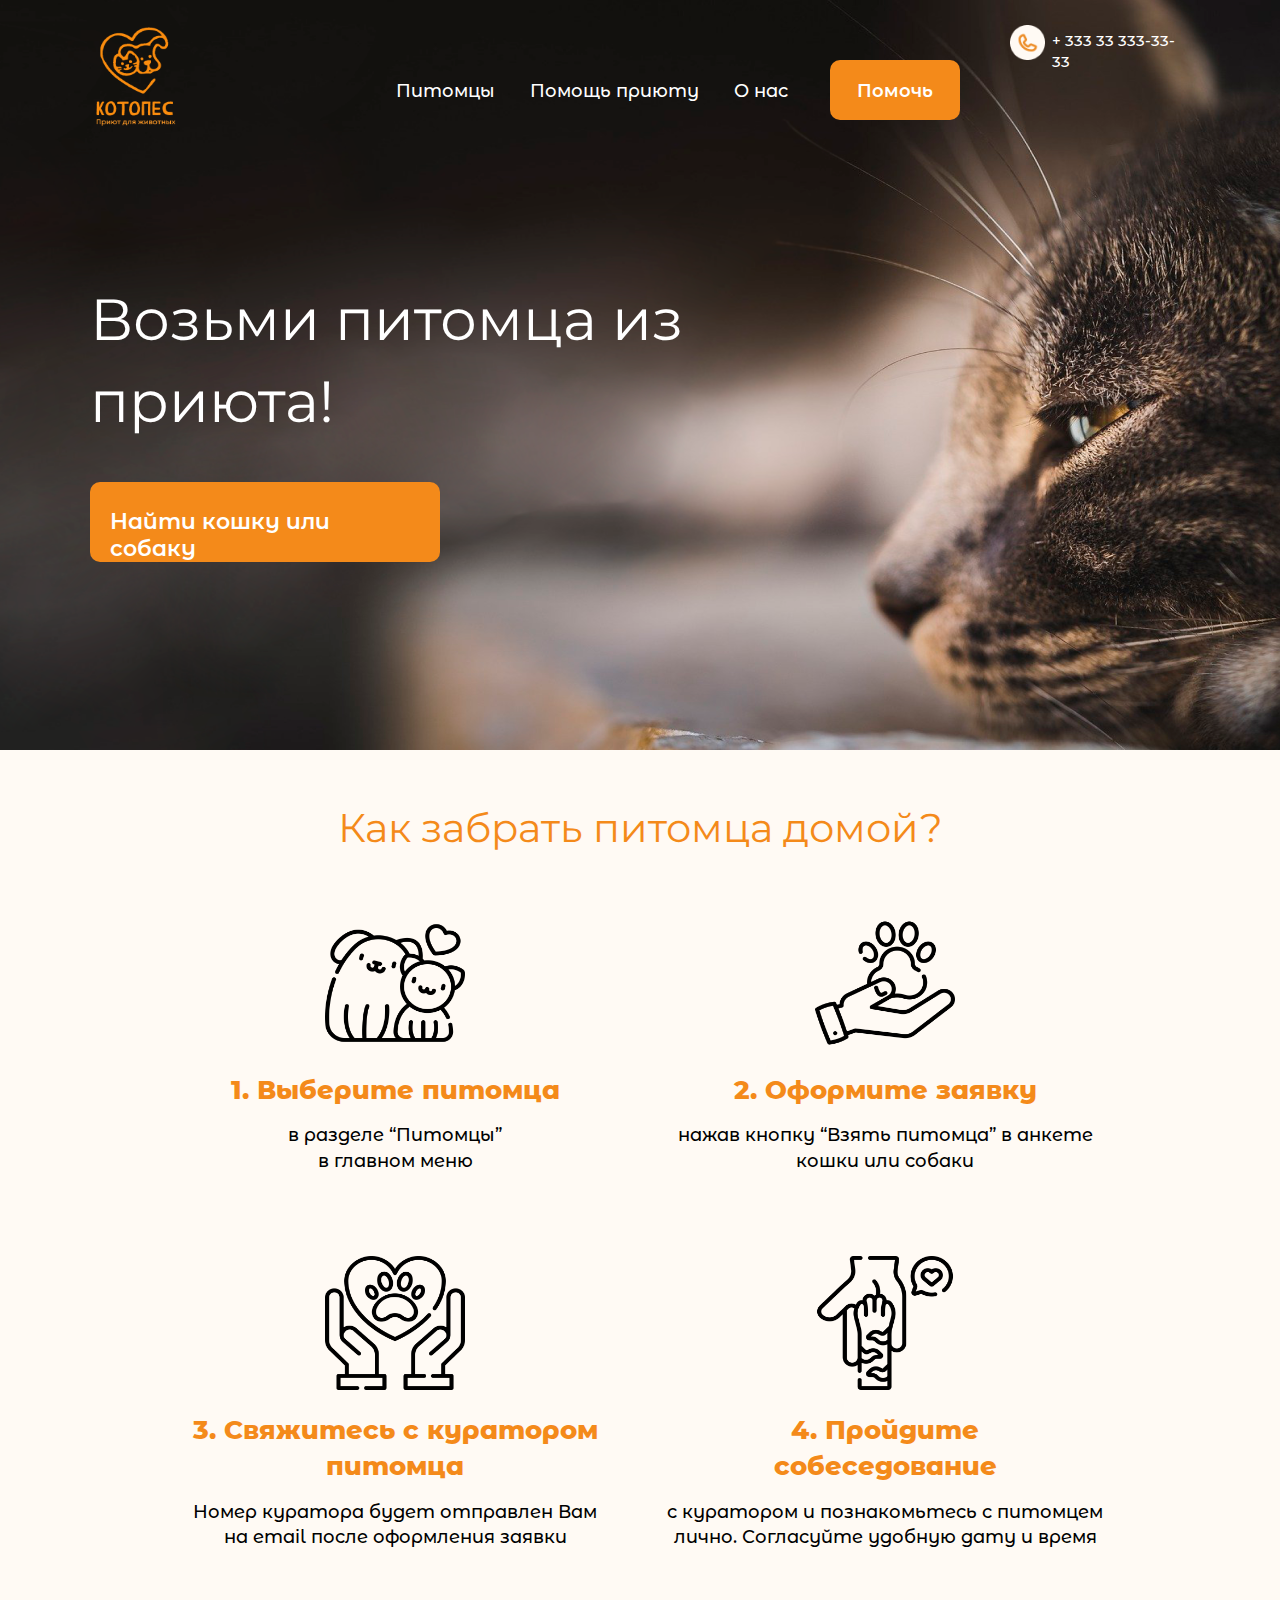
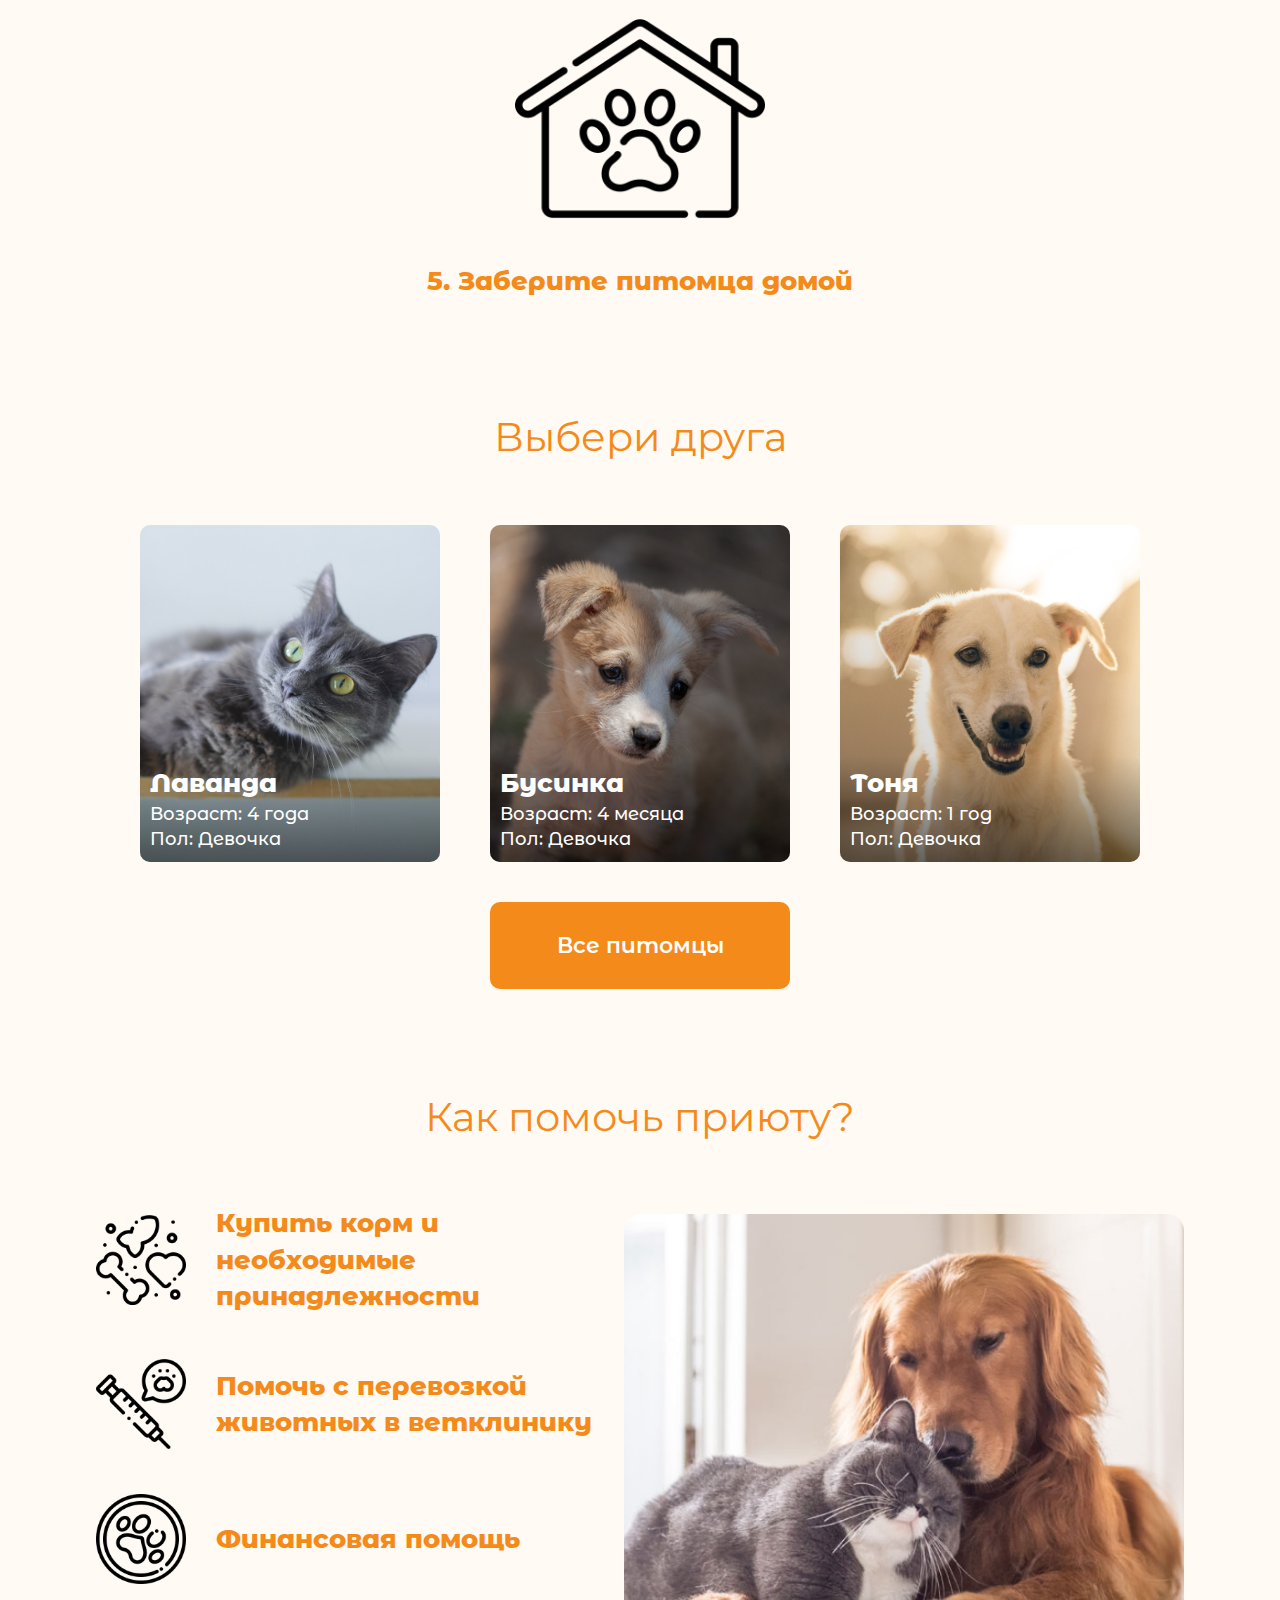
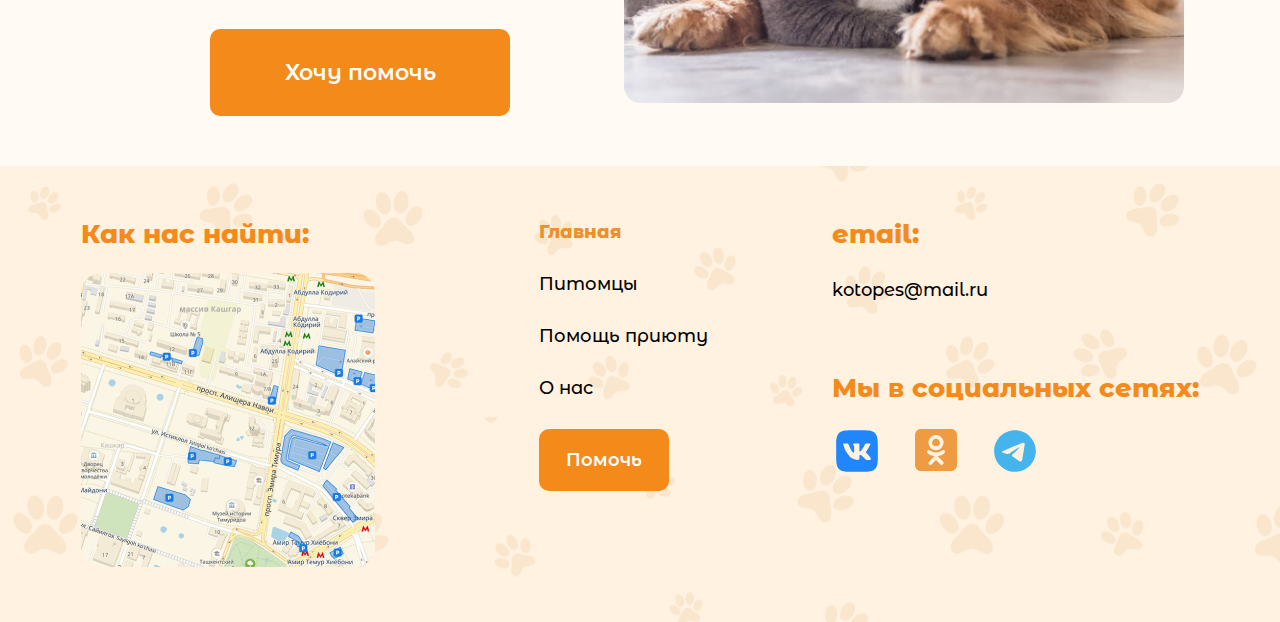
<file: index.html>
<!DOCTYPE html>
<html lang="en">
<head>
    <meta charset="UTF-8">
    <meta http-equiv="X-UA-Compatible" content="IE=edge">
    <meta name="viewport" content="width=device-width, initial-scale=1.0">
    <link rel="icon" type="image/x-icon" href="img/Логотип.png">
    <title>Приют для животных</title>
    <link rel="preconnect" href="https://fonts.googleapis.com">
    <link rel="preconnect" href="https://fonts.gstatic.com" crossorigin>
    <link href="https://fonts.googleapis.com/css2?family=Montserrat+Alternates:wght@400;500;600;700;800&family=Montserrat:wght@900&display=swap" rel="stylesheet">
    <link rel="stylesheet" href="css/main.css">
</head>
<body>
    <header class="header" id="header">
        <div class="top">   
            <div class="top-content">
                <a href="#"><img src="img/logo.png" alt="Логотип приюта 'Котопес'" class="logo"></a>
                <ul class="menu">
                    <li><a href=pets.html class="inactive" id="inactive">Питомцы</a></li>
                    <li><a href="help.html" class="inactive" id="inactive">Помощь приюту</a></li>
                    <li><a href="about.html" class="inactive" id="inactive">О нас</a></li>
                </ul> 
                <a href="help.html" class="help-btn" id="help-btn">Помочь</a>
                <div class = "phone-number" id="phone-number">
                    <img src ="img/phone.png" class="phone">
                    <p>+ 333 33 333-33-33</p>
                </div>
            </div>  
    </header>
   <main>
        <section class="banner-buttons">
            <div class = "banner">
                <div class="banner-left">
                    <h1> Возьми питомца из приюта!</h1>
                    <a href="pets.html" class="take-pet">Найти кошку или собаку</a>
                                    
                </div>
            </div>
        </section>

        <section class="how-to-take">
            <h2>Как забрать питомца домой?</h2>
            <div class = points>
                <div class="point">
                    <img src="img/1.png" class ="pic">
                    <h3 class="h3-take">1. Выберите питомца</h3>
                    <p class="p-center">в разделе “Питомцы” <br> в главном меню</p>
                </div>
                <div class="point">
                    <img src="img/2.png" class ="pic">
                    <h3 class="h3-take">2. Оформите заявку</h3>
                    <p class="p-center">нажав кнопку “Взять питомца” в анкете кошки или собаки</p>
                </div>
                <div class="point">
                    <img src="img/3.png" class ="pic">
                    <h3 class="h3-take">3. Свяжитесь с куратором питомца</h3>
                    <p class="p-center">Номер куратора будет отправлен Вам <br> на email после оформления заявки</p>
                </div>
                <div class="point">
                    <img src="img/4.png" class ="pic">
                    <h3 class="h3-take">4. Пройдите <br> собеседование</h3>
                    <p class="p-center">с куратором и познакомьтесь с питомцем лично. Согласуйте удобную дату и время</p>
                </div>
                
                <div class="point5">
                    <img src="img/5.png" class ="pic5">
                    <h3 class="h3-take">5. Заберите питомца домой</h3>
                </div>
            </div>
        </section>
        <section class="choose">
            <h2>Выбери друга</h2>
            <div class = "pets-cards">
 
            </div>
            <a href="pets.html" class="pets-btn">Все питомцы</a>
        </section>

        <section class="how-to-help">
            <h2 class>Как помочь приюту?</h2>
            <div class="how-to-help1">
                <div class="left-help">
                    <div class="point-help">
                        <img src="img/needs.png" class="pic-help">
                        <h3 class>Купить корм и необходимые принадлежности</h3>
                    </div>
                    <div class="point-help">
                        <img src="img/medicine.png" class="pic-help">
                        <h3 class>Помочь с перевозкой животных в ветклинику</h3>
                    </div>
                    <div class="point-help">
                        <img src="img/coin.png" class="pic-help">
                        <h3 class>Финансовая помощь</h3>
                    </div>
                    <a href="help.html" class="pets-btn">Хочу помочь</a>
                </div>
                <div class="right-help">
                    <img src="img/CatAndDog.png" class = "CatAndDog">
                </div>
            </div>
        </section>
    </main>
    

    <footer>
        <div class="footer-container">
            <div class="footer-left">
                <h3 class="h3-footer">Как нас найти:</h3>
                <img src="img/map.png" class="map">
            </div>
            <div class="footer-center">
            <ul class="footer-menu" id="footer-menu">
                <li><a href=# class = "active">Главная</a></li>
                <li><a href="pets.html" class = "inactive">Питомцы</a></li>
                <li><a href="help.html" class = "inactive">Помощь приюту</a></li>
                <li><a href="about.html" class = "inactive">О нас</a></li>
            </ul>
            <a href="help.html" class="help-btn-footer">Помочь</a>
        </div>
            <div class="footer-right">
                <div class="email">
                    <h3 class="h3-footer">email:</h3>
                    <p>kotopes@mail.ru</p>
                </div>
                
                <h3>Мы в социальных сетях:</h3>
                <div class="icons">
                    <a href=# class = "icon"><svg xmlns="http://www.w3.org/2000/svg" width="50" height="50" viewBox="0 0 24 24"><path fill=#0077FF d="M15.073 2H8.938C3.332 2 2 3.333 2 8.927v6.136C2 20.667 3.323 22 8.927 22h6.136C20.667 22 22 20.677 22 15.073V8.938C22 3.332 20.677 2 15.073 2m3.073 14.27h-1.459c-.552 0-.718-.447-1.708-1.437c-.864-.833-1.229-.937-1.448-.937c-.302 0-.385.083-.385.5v1.312c0 .355-.115.563-1.042.563a5.692 5.692 0 0 1-4.448-2.667a11.626 11.626 0 0 1-2.302-4.833c0-.219.083-.417.5-.417h1.459c.375 0 .51.167.656.552c.708 2.084 1.916 3.896 2.406 3.896c.188 0 .27-.083.27-.552v-2.146c-.062-.979-.582-1.062-.582-1.416a.36.36 0 0 1 .374-.334h2.292c.313 0 .417.156.417.531v2.896c0 .313.135.417.229.417c.188 0 .333-.104.677-.448a11.999 11.999 0 0 0 1.792-2.98a.628.628 0 0 1 .635-.416h1.459c.437 0 .53.219.437.531a18.205 18.205 0 0 1-1.958 3.365c-.157.24-.22.365 0 .646c.145.219.656.646 1 1.052a6.486 6.486 0 0 1 1.229 1.708c.125.406-.084.615-.5.615"/>
                    </svg></a>
                    <a href=# class = "icon"><svg xmlns="http://www.w3.org/2000/svg" width="48" height="48" viewBox="0 0 448 512"><path fill=#ED8F2B d="M224 137.1a39.9 39.9 0 1 0 0 79.7a39.9 39.9 0 1 0 0-79.7M384 32H64C28.7 32 0 60.7 0 96v320c0 35.3 28.7 64 64 64h320c35.3 0 64-28.7 64-64V96c0-35.3-28.7-64-64-64M224 95.9a81 81 0 1 1 0 162.1a81 81 0 1 1 0-162.1m59.3 168.3c16.8-13.2 29.5-5.5 34.1 3.6c7.8 16-1.1 23.7-21.5 37c-17.1 10.9-40.7 15.2-56.2 16.8l13 12.9l47.7 47.7c17.4 17.9-11 45.8-28.6 28.6c-12-12.2-29.5-29.7-47.7-47.9l-47.7 47.9c-17.7 17.2-46-11-28.4-28.6l12.5-12.5c10.4-10.4 22.6-22.7 35.2-35.2l12.9-12.9c-15.4-1.6-39.3-5.7-56.6-16.8c-20.3-13.3-29.3-20.9-21.4-37c4.6-9.1 17.3-16.8 34.1-3.6c0 0 22.7 18 59.3 18s59.3-18 59.3-18"/>
                    </svg></a>
                    <a href=# class = "icon"><svg xmlns="http://www.w3.org/2000/svg" width="50" height="50" viewBox="0 0 24 24"><path fill=#2AABEE d="M12 2C6.48 2 2 6.48 2 12s4.48 10 10 10s10-4.48 10-10S17.52 2 12 2m4.64 6.8c-.15 1.58-.8 5.42-1.13 7.19c-.14.75-.42 1-.68 1.03c-.58.05-1.02-.38-1.58-.75c-.88-.58-1.38-.94-2.23-1.5c-.99-.65-.35-1.01.22-1.59c.15-.15 2.71-2.48 2.76-2.69a.2.2 0 0 0-.05-.18c-.06-.05-.14-.03-.21-.02c-.09.02-1.49.95-4.22 2.79c-.4.27-.76.41-1.08.4c-.36-.01-1.04-.2-1.55-.37c-.63-.2-1.12-.31-1.08-.66c.02-.18.27-.36.74-.55c2.92-1.27 4.86-2.11 5.83-2.51c2.78-1.16 3.35-1.36 3.73-1.36c.08 0 .27.02.39.12c.1.08.13.19.14.27c-.01.06.01.24 0 .38"/>
                    </svg></a>
                </div>
            </div>
        </div> 
    </footer>
    <script type="module" src="script/randomCards.js"></script>    
</body>
</html>
</file>
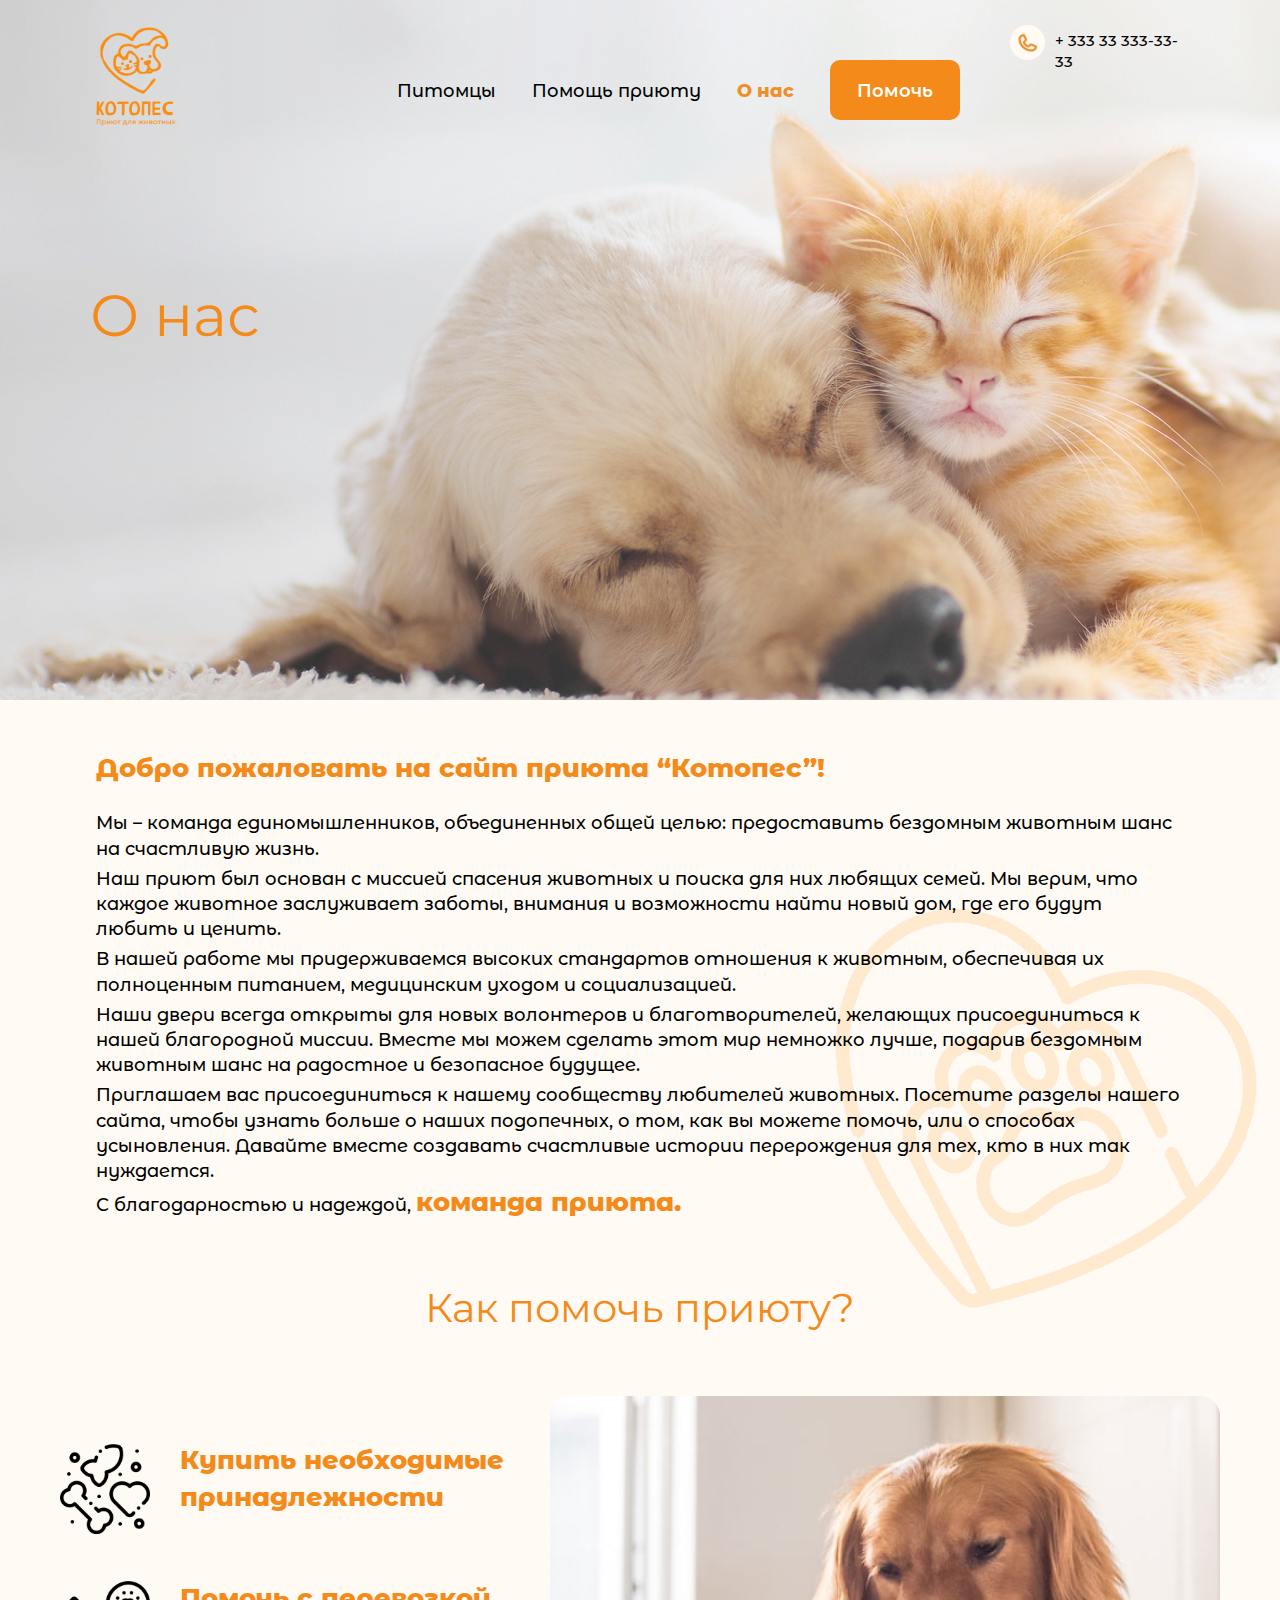
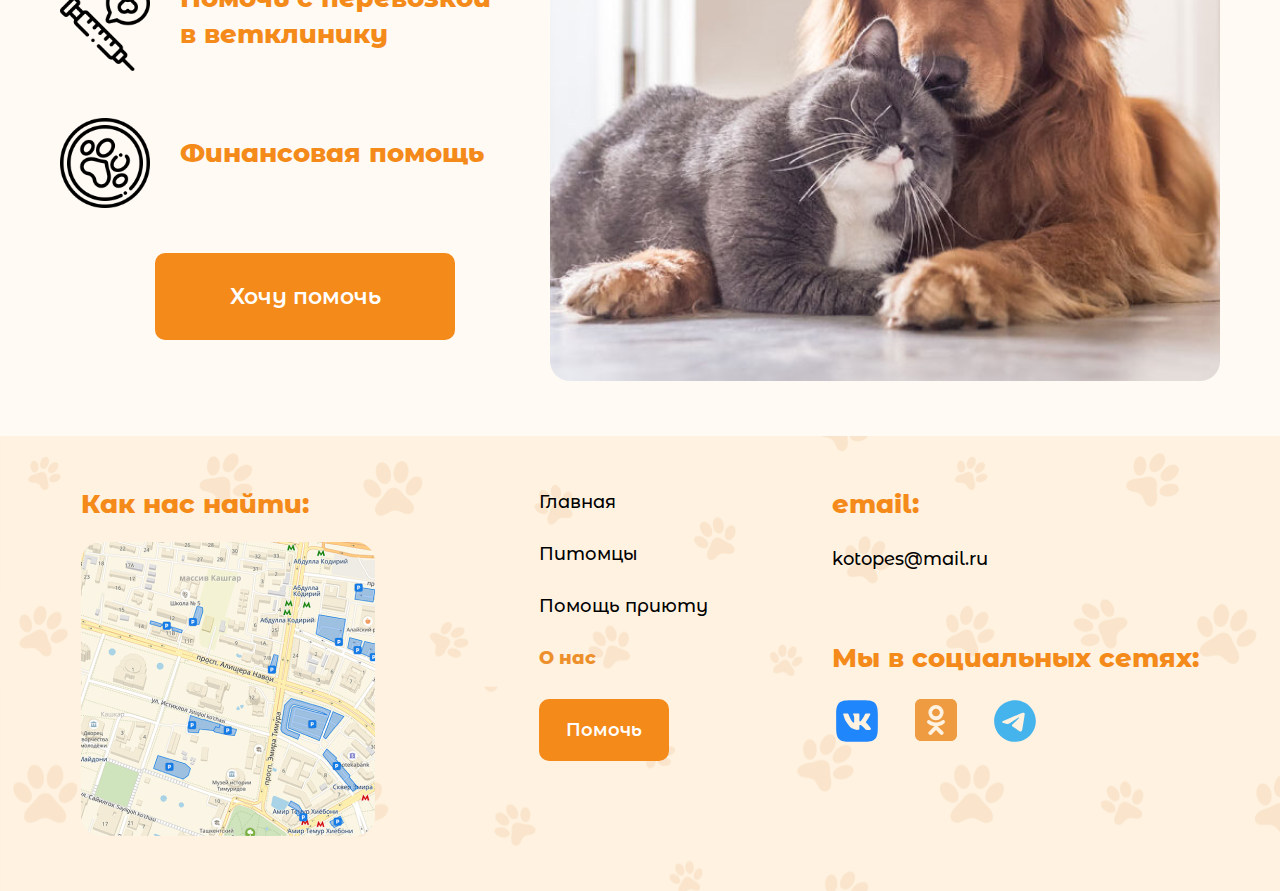
<file: about.html>
<!DOCTYPE html>
<html lang="en">
<head>
    <meta charset="UTF-8">
    <meta http-equiv="X-UA-Compatible" content="IE=edge">
    <meta name="viewport" content="width=device-width, initial-scale=1.0">
    <link rel="icon" type="image/x-icon" href="img/Логотип.png">
    <title>Приют для животных</title>
    <link rel="preconnect" href="https://fonts.googleapis.com">
    <link rel="preconnect" href="https://fonts.gstatic.com" crossorigin>
    <link href="https://fonts.googleapis.com/css2?family=Montserrat+Alternates:wght@400;500;600;700;800&family=Montserrat:wght@900&display=swap" rel="stylesheet">
    <link rel="stylesheet" href="css/about.css">
</head>
<body>
    <header class="header" id="header">
        <div class="top">   
            <div class="top-content">
                <a href="index.html"><img src="img/logo.png" alt="Логотип приюта 'Котопес'" class="logo"></a>
                <ul class="menu">
                    <li><a href=pets.html class="inactive" id="inactive">Питомцы</a></li>
                    <li><a href="help.html" class="inactive" id="inactive">Помощь приюту</a></li>
                    <li><a href="about.html" class="active" id="active">О нас</a></li>
                </ul> 
                <a href="help.html" class="help-btn" id="help-btn">Помочь</a>
                <div class = "phone-number" id="phone-number">
                    <img src ="img/phone.png" class="phone">
                    <p>+ 333 33 333-33-33</p>
                </div>
            </div>  
    </header>
   
    <section class="banner-buttons">
        <div class = "banner">
            <h1> О нас</h1>
    </section>

    <section class="information">
        <div class="text">
            <h3>Добро пожаловать на сайт приюта “Котопес”! </h3>
            <p>Мы – команда единомышленников, объединенных общей целью: предоставить бездомным животным шанс <br> на счастливую жизнь.
            </p>
            <p>
                Наш приют был основан с миссией спасения животных и поиска для них любящих семей. Мы верим, что каждое животное заслуживает заботы, внимания и возможности найти новый дом, где его будут любить и ценить.
            </p>
            <p>В нашей работе мы придерживаемся высоких стандартов отношения к животным, обеспечивая их полноценным питанием, медицинским уходом и социализацией.</p>
            <p>Наши двери всегда открыты для новых волонтеров и благотворителей, желающих присоединиться к нашей благородной миссии. Вместе мы можем сделать этот мир немножко лучше, подарив бездомным животным шанс на радостное и безопасное будущее.</p>
            <p>Приглашаем вас присоединиться к нашему сообществу любителей животных. Посетите разделы нашего сайта, чтобы узнать больше о наших подопечных, о том, как вы можете помочь, или о способах усыновления. Давайте вместе создавать счастливые истории перерождения для тех, кто в них так нуждается.</p>
            <div class="stroke">
                <p>С благодарностью и надеждой, </p>
                <h3>команда приюта.</h3>
            </div>
            
        </div>
        
    </section>
    <section class="with-paw">
        <img src="img/paw.png" class="paw-pic">
    </section>
  
    <section class="how-to-help">
        <h2 class>Как помочь приюту?</h2>
        <div class="how-to-help1">
            <div class="left-help">
                <div class="point-help">
                    <img src="img/needs.png" class="pic-help">
                    <h3 class>Купить необходимые принадлежности</h3>
                </div>
                <div class="point-help">
                    <img src="img/medicine.png" class="pic-help">
                    <h3 class>Помочь с перевозкой <br> в ветклинику</h3>
                </div>
                <div class="point-help">
                    <img src="img/coin.png" class="pic-help">
                    <h3 class>Финансовая помощь</h3>
                </div>
                <a href="help.html" class="pets">Хочу помочь</a>
            </div>
            <div class="right-help">
                <img src="img/CatAndDog.png" class = "CatAndDog">
            </div>
        </div>
    </section>

    <footer>
        <div class="footer-container">
            <div class="footer-left">
                <h3>Как нас найти:</h3>
                <img src="img/map.png" class="map">
            </div>
            <div class="footer-center">
            <ul class="footer-menu" id="footer-menu">
                <li><a href="index.html" class = "inactive">Главная</a></li>
                <li><a href="pets.html" class = "inactive">Питомцы</a></li>
                <li><a href="help.html" class = "inactive">Помощь приюту</a></li>
                <li><a href=# class = "active">О нас</a></li>
            </ul>
            <a href="help.html" class="help-btn-footer">Помочь</a>
        </div>
            <div class="footer-right">
                <div class="email">
                    <h3>email:</h3>
                    <p>kotopes@mail.ru</p>
                </div>
                <h3>Мы в социальных сетях:</h3>
                <div class="icons">
                    <a href=# class = "icon"><svg xmlns="http://www.w3.org/2000/svg" width="50" height="50" viewBox="0 0 24 24"><path fill=#0077FF d="M15.073 2H8.938C3.332 2 2 3.333 2 8.927v6.136C2 20.667 3.323 22 8.927 22h6.136C20.667 22 22 20.677 22 15.073V8.938C22 3.332 20.677 2 15.073 2m3.073 14.27h-1.459c-.552 0-.718-.447-1.708-1.437c-.864-.833-1.229-.937-1.448-.937c-.302 0-.385.083-.385.5v1.312c0 .355-.115.563-1.042.563a5.692 5.692 0 0 1-4.448-2.667a11.626 11.626 0 0 1-2.302-4.833c0-.219.083-.417.5-.417h1.459c.375 0 .51.167.656.552c.708 2.084 1.916 3.896 2.406 3.896c.188 0 .27-.083.27-.552v-2.146c-.062-.979-.582-1.062-.582-1.416a.36.36 0 0 1 .374-.334h2.292c.313 0 .417.156.417.531v2.896c0 .313.135.417.229.417c.188 0 .333-.104.677-.448a11.999 11.999 0 0 0 1.792-2.98a.628.628 0 0 1 .635-.416h1.459c.437 0 .53.219.437.531a18.205 18.205 0 0 1-1.958 3.365c-.157.24-.22.365 0 .646c.145.219.656.646 1 1.052a6.486 6.486 0 0 1 1.229 1.708c.125.406-.084.615-.5.615"/>
                    </svg></a>
                    <a href=# class = "icon"><svg xmlns="http://www.w3.org/2000/svg" width="48" height="48" viewBox="0 0 448 512"><path fill=#ED8F2B d="M224 137.1a39.9 39.9 0 1 0 0 79.7a39.9 39.9 0 1 0 0-79.7M384 32H64C28.7 32 0 60.7 0 96v320c0 35.3 28.7 64 64 64h320c35.3 0 64-28.7 64-64V96c0-35.3-28.7-64-64-64M224 95.9a81 81 0 1 1 0 162.1a81 81 0 1 1 0-162.1m59.3 168.3c16.8-13.2 29.5-5.5 34.1 3.6c7.8 16-1.1 23.7-21.5 37c-17.1 10.9-40.7 15.2-56.2 16.8l13 12.9l47.7 47.7c17.4 17.9-11 45.8-28.6 28.6c-12-12.2-29.5-29.7-47.7-47.9l-47.7 47.9c-17.7 17.2-46-11-28.4-28.6l12.5-12.5c10.4-10.4 22.6-22.7 35.2-35.2l12.9-12.9c-15.4-1.6-39.3-5.7-56.6-16.8c-20.3-13.3-29.3-20.9-21.4-37c4.6-9.1 17.3-16.8 34.1-3.6c0 0 22.7 18 59.3 18s59.3-18 59.3-18"/>
                    </svg></a>
                    <a href=# class = "icon"><svg xmlns="http://www.w3.org/2000/svg" width="50" height="50" viewBox="0 0 24 24"><path fill=#2AABEE d="M12 2C6.48 2 2 6.48 2 12s4.48 10 10 10s10-4.48 10-10S17.52 2 12 2m4.64 6.8c-.15 1.58-.8 5.42-1.13 7.19c-.14.75-.42 1-.68 1.03c-.58.05-1.02-.38-1.58-.75c-.88-.58-1.38-.94-2.23-1.5c-.99-.65-.35-1.01.22-1.59c.15-.15 2.71-2.48 2.76-2.69a.2.2 0 0 0-.05-.18c-.06-.05-.14-.03-.21-.02c-.09.02-1.49.95-4.22 2.79c-.4.27-.76.41-1.08.4c-.36-.01-1.04-.2-1.55-.37c-.63-.2-1.12-.31-1.08-.66c.02-.18.27-.36.74-.55c2.92-1.27 4.86-2.11 5.83-2.51c2.78-1.16 3.35-1.36 3.73-1.36c.08 0 .27.02.39.12c.1.08.13.19.14.27c-.01.06.01.24 0 .38"/>
                    </svg></a>
                </div>
            </div>
        </div> 
    </footer>
            
</body>
</html>
</file>
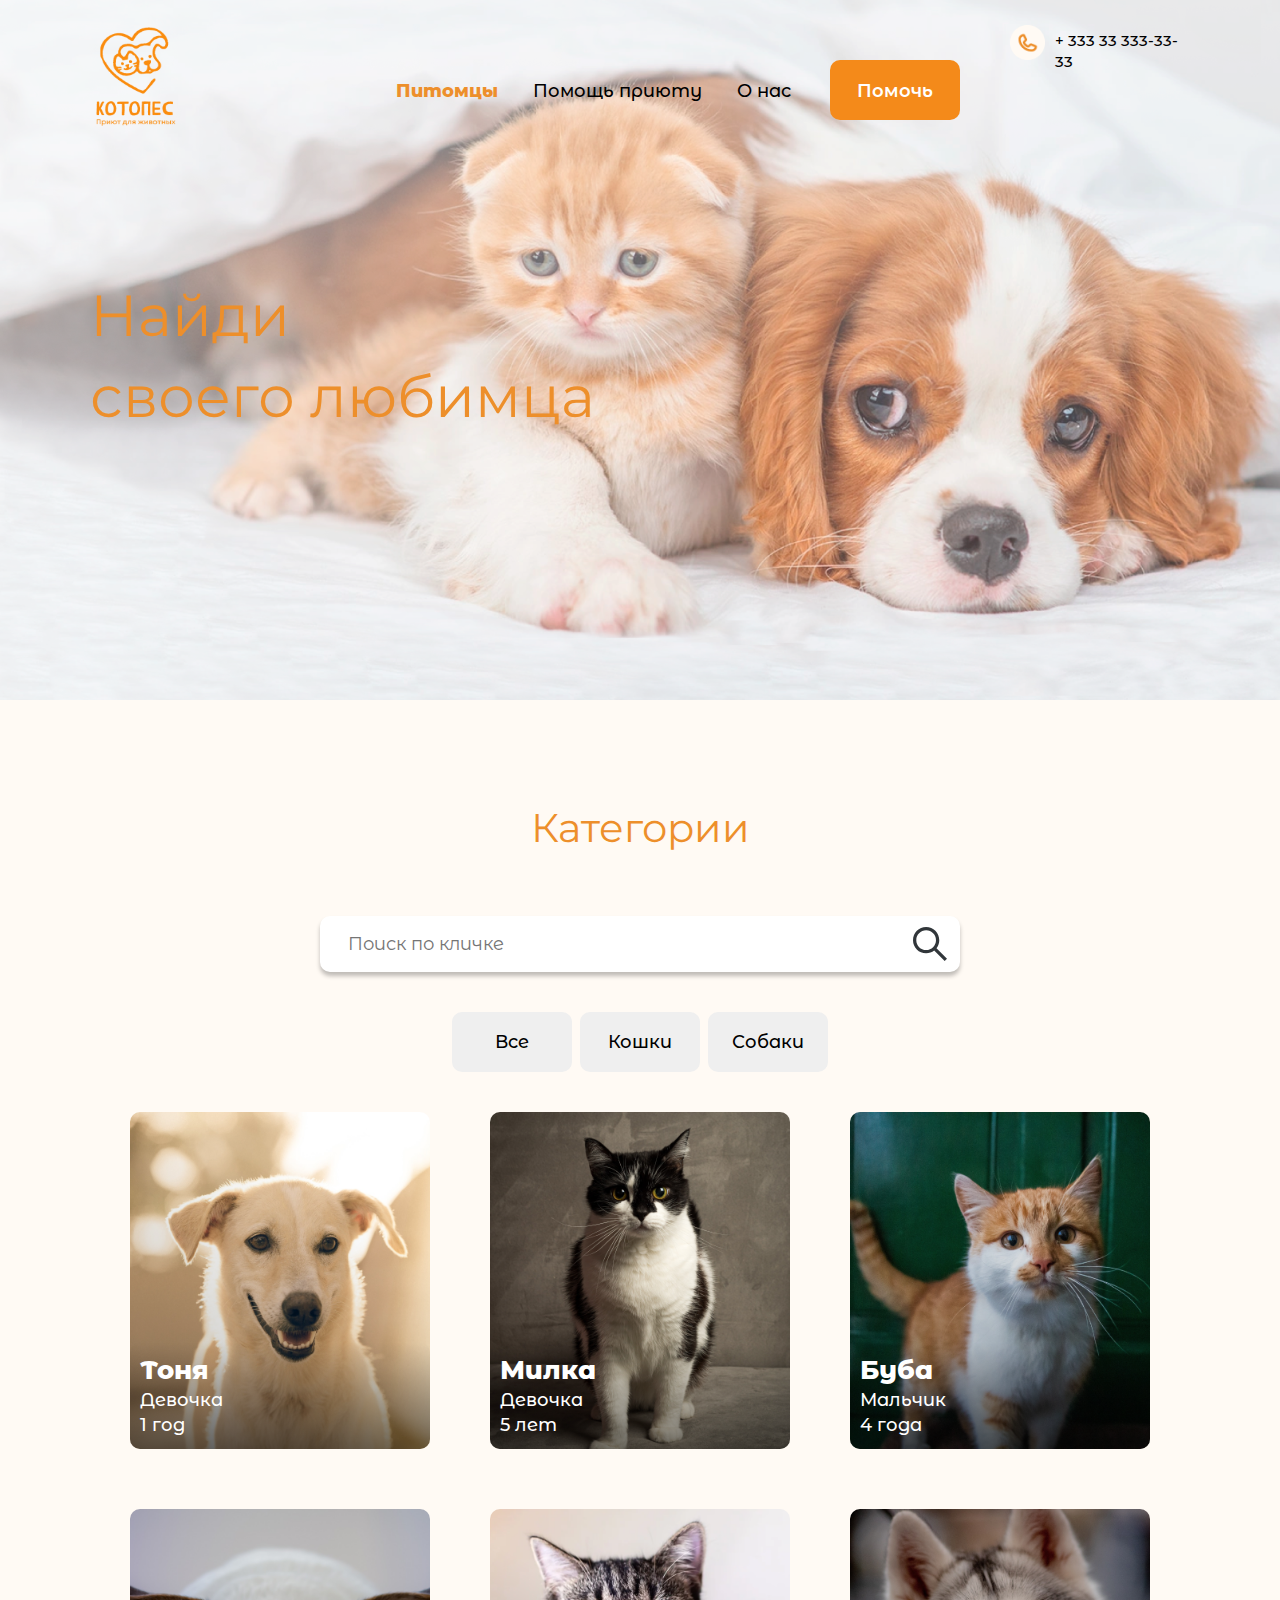
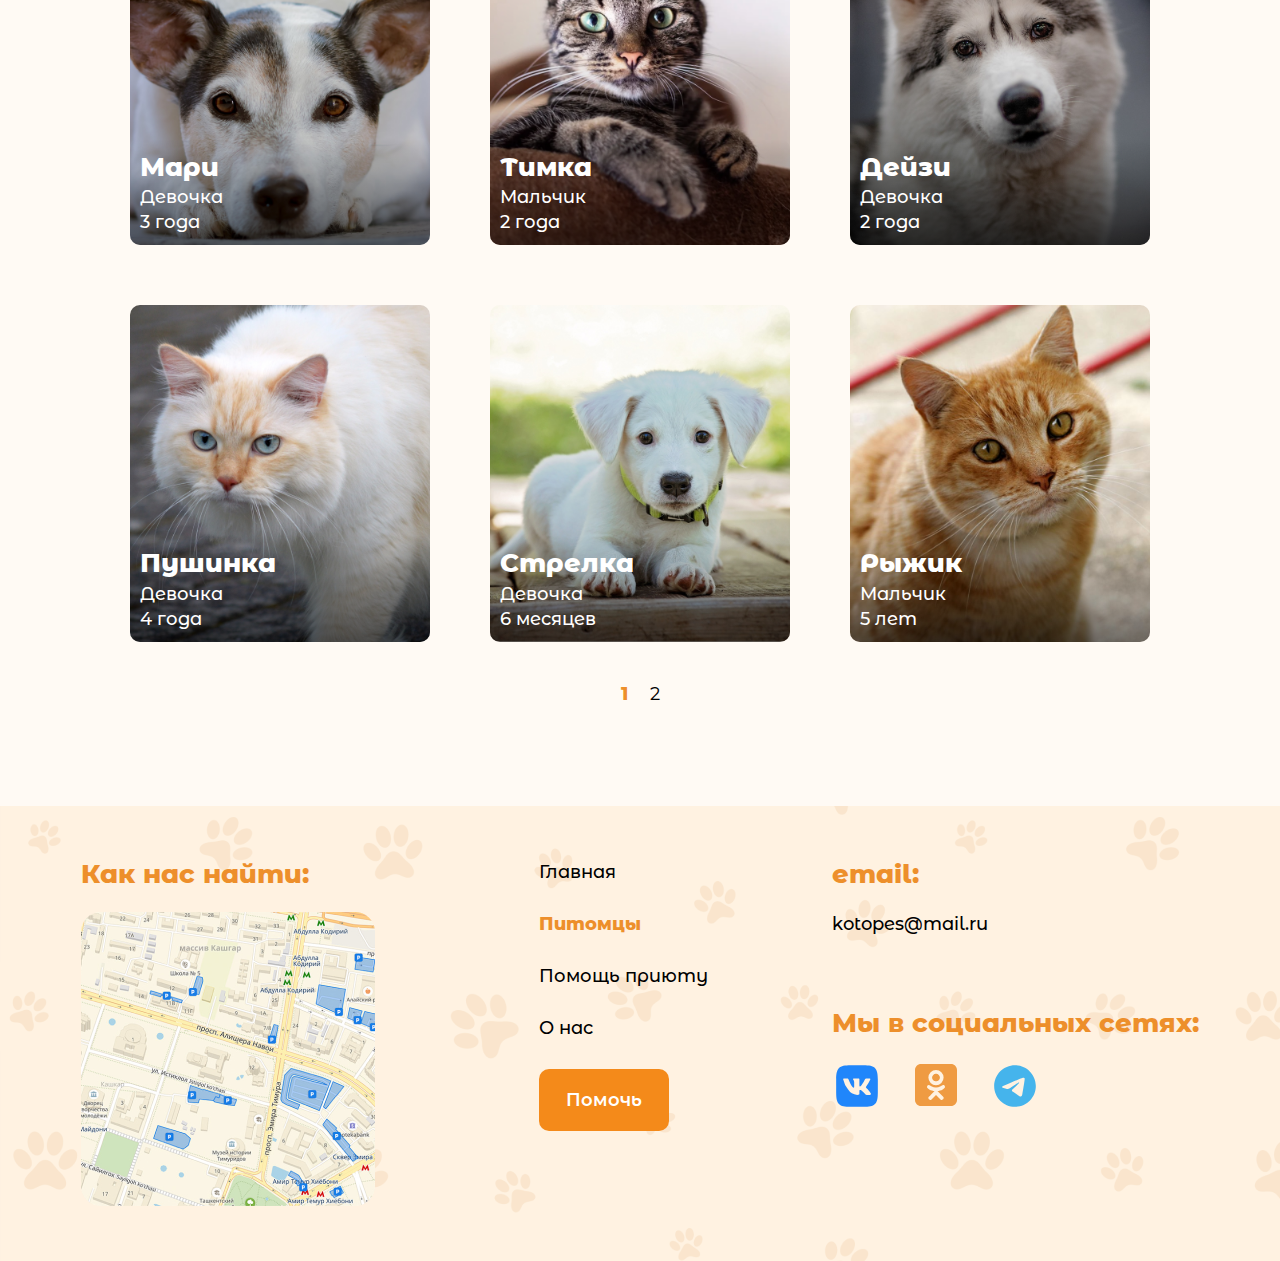
<file: pets.html>
<!DOCTYPE html>
<html lang="en">
<head>
    <meta charset="UTF-8">
    <meta http-equiv="X-UA-Compatible" content="IE=edge">
    <meta name="viewport" content="width=device-width, initial-scale=1.0">
    <link rel="icon" type="image/x-icon" href="img/Логотип.png">
    <title>Приют для животных</title>
    <link rel="preconnect" href="https://fonts.googleapis.com">
<link rel="preconnect" href="https://fonts.gstatic.com" crossorigin>
<link href="https://fonts.googleapis.com/css2?family=Montserrat+Alternates:wght@400;500;600;800&family=Montserrat:wght@900&display=swap" rel="stylesheet">
    <link rel="stylesheet" href="css/pets.css">
</head>
<body>
    <header class="header" id="header">
        <div class="top">   
            <div class="top-content">
                <a href="index.html"><img src="img/logo.png" alt="Логотип приюта 'Котопес'" class="logo"></a>
                <ul class="menu">
                    <li><a href="#" class="active" id="inactive">Питомцы</a></li>
                    <li><a href="help.html" class="inactive" id="inactive">Помощь приюту</a></li>
                    <li><a href="about.html" class="inactive" id="inactive">О нас</a></li>
                </ul> 
                <a href="help.html" class="help-btn" id="help-btn">Помочь</a>
                <div class = "phone-number" id="phone-number">
                    <img src ="img/phone.png" class="phone">
                    <p>+ 333 33 333-33-33</p>
                </div>
            </div>  
    </header>
    <main>
        <section class="banner">
            <div class = "banner-h1">
                <h1>Найди <br> своего любимца</h1>
            </div>    
        </section>
    
        <section class="cards">
            <h2>Категории</h2>
            <div class="pets-input">
                <input type="text" placeholder="Поиск по кличке">
                <img src="./img/search.svg" alt="" >
            </div>
            <div class="filter">
                <button class="filterBtn" id="showAll">Все</button>
                <button class="filterBtn" id="showCats">Кошки</button>
                <button class="filterBtn" id="showDogs">Собаки</button>
            </div>
            <div class="pets-cards container">
                       
            </div>  
            <div class="pagination-container">

            </div>
        </section>
    </main>
    
    <footer>
        <div class="footer-container">
            <div class="footer-left">
                <h3 class="h3-footer">Как нас найти:</h3>
                <img src="img/map.png" class="map">
            </div>
            <div class="footer-center">
            <ul class="footer-menu" id="footer-menu">
                <li><a href="index.html" class = "inactive">Главная</a></li>
                <li><a href=# class = "active">Питомцы</a></li>
                <li><a href="help.html" class = "inactive">Помощь приюту</a></li>
                <li><a href="about.html" class = "inactive">О нас</a></li>
            </ul>
            <a href="help.html" class="help-btn-footer">Помочь</a>
        </div>
            <div class="footer-right">
                <div class="email">
                    <h3 class="h3-footer">email:</h3>
                    <p>kotopes@mail.ru</p>
                </div>
                
                <h3 class="h3-footer">Мы в социальных сетях:</h3>
                <div class="icons">
                    <a href=# class = "icon"><svg xmlns="http://www.w3.org/2000/svg" width="50" height="50" viewBox="0 0 24 24"><path fill=#0077FF d="M15.073 2H8.938C3.332 2 2 3.333 2 8.927v6.136C2 20.667 3.323 22 8.927 22h6.136C20.667 22 22 20.677 22 15.073V8.938C22 3.332 20.677 2 15.073 2m3.073 14.27h-1.459c-.552 0-.718-.447-1.708-1.437c-.864-.833-1.229-.937-1.448-.937c-.302 0-.385.083-.385.5v1.312c0 .355-.115.563-1.042.563a5.692 5.692 0 0 1-4.448-2.667a11.626 11.626 0 0 1-2.302-4.833c0-.219.083-.417.5-.417h1.459c.375 0 .51.167.656.552c.708 2.084 1.916 3.896 2.406 3.896c.188 0 .27-.083.27-.552v-2.146c-.062-.979-.582-1.062-.582-1.416a.36.36 0 0 1 .374-.334h2.292c.313 0 .417.156.417.531v2.896c0 .313.135.417.229.417c.188 0 .333-.104.677-.448a11.999 11.999 0 0 0 1.792-2.98a.628.628 0 0 1 .635-.416h1.459c.437 0 .53.219.437.531a18.205 18.205 0 0 1-1.958 3.365c-.157.24-.22.365 0 .646c.145.219.656.646 1 1.052a6.486 6.486 0 0 1 1.229 1.708c.125.406-.084.615-.5.615"/>
                    </svg></a>
                    <a href=# class = "icon"><svg xmlns="http://www.w3.org/2000/svg" width="48" height="48" viewBox="0 0 448 512"><path fill=#ED8F2B d="M224 137.1a39.9 39.9 0 1 0 0 79.7a39.9 39.9 0 1 0 0-79.7M384 32H64C28.7 32 0 60.7 0 96v320c0 35.3 28.7 64 64 64h320c35.3 0 64-28.7 64-64V96c0-35.3-28.7-64-64-64M224 95.9a81 81 0 1 1 0 162.1a81 81 0 1 1 0-162.1m59.3 168.3c16.8-13.2 29.5-5.5 34.1 3.6c7.8 16-1.1 23.7-21.5 37c-17.1 10.9-40.7 15.2-56.2 16.8l13 12.9l47.7 47.7c17.4 17.9-11 45.8-28.6 28.6c-12-12.2-29.5-29.7-47.7-47.9l-47.7 47.9c-17.7 17.2-46-11-28.4-28.6l12.5-12.5c10.4-10.4 22.6-22.7 35.2-35.2l12.9-12.9c-15.4-1.6-39.3-5.7-56.6-16.8c-20.3-13.3-29.3-20.9-21.4-37c4.6-9.1 17.3-16.8 34.1-3.6c0 0 22.7 18 59.3 18s59.3-18 59.3-18"/>
                    </svg></a>
                    <a href=# class = "icon"><svg xmlns="http://www.w3.org/2000/svg" width="50" height="50" viewBox="0 0 24 24"><path fill=#2AABEE d="M12 2C6.48 2 2 6.48 2 12s4.48 10 10 10s10-4.48 10-10S17.52 2 12 2m4.64 6.8c-.15 1.58-.8 5.42-1.13 7.19c-.14.75-.42 1-.68 1.03c-.58.05-1.02-.38-1.58-.75c-.88-.58-1.38-.94-2.23-1.5c-.99-.65-.35-1.01.22-1.59c.15-.15 2.71-2.48 2.76-2.69a.2.2 0 0 0-.05-.18c-.06-.05-.14-.03-.21-.02c-.09.02-1.49.95-4.22 2.79c-.4.27-.76.41-1.08.4c-.36-.01-1.04-.2-1.55-.37c-.63-.2-1.12-.31-1.08-.66c.02-.18.27-.36.74-.55c2.92-1.27 4.86-2.11 5.83-2.51c2.78-1.16 3.35-1.36 3.73-1.36c.08 0 .27.02.39.12c.1.08.13.19.14.27c-.01.06.01.24 0 .38"/>
                    </svg></a>
                </div>
            </div>
        </div> 
    </footer>
    <script type="module" src="script/searchFilterPagination.js"></script>
</body>
</html>
</file>
<file: css/main.css>
body {
    margin: 0;
    padding: 0;
    font-family: 'Montserrat Alternates', sans-serif;
    font-weight: 500;
    font-size: 18px;
}

header {
    margin: 0;
    padding: 0;
}

main{
    background-color: #FFFAF4;
}

h1{
    font-weight: 400;
    font-size: 58px;
    color:#fff;
}

h2{
    font-weight: 400;
    font-size: 40px;
    color:#F48A1A;
    text-align: center;
}

h3{
    font-family: 'Montserrat Alternates', sans-serif;
    font-size: 26px;
    font-weight: 800;
    color: #F48A1A;
    margin: 0;
    line-height: 1.4em;
}

h1, h2{
    font-family: 'Montserrat', sans-serif;
    margin: 0;
    line-height: 1.4em;
}

h2{
    padding-bottom: 60px;
}

p{
    margin: 0;
    line-height: 1.4em;  
    padding-top: 5px;
}

* {
    box-sizing: border-box;
}


.container{
    margin: 0 auto;
    width: 85%;
}

.top{
    position: absolute;
    z-index: 10;
    width: 100%;
    height: 150px;
    margin: 0 auto ;
}


.top-content{
    width: 85%;
    margin: 0 auto;
    display: flex;
    justify-content: space-between;
}

.logo{
    margin-top: 27px;
    width: 80px;
    height: 100px;
    display:block;
}

.phone{
    width: 35px;
    height: 35px;
}
    
.phone-number{
    margin-top: 25px;
    margin-left: 20px;
    padding-left: 20px;
    display: flex;
    gap: 7px;
    width: 230px;
    font-size: 15px;
    color: #fff;
}

.menu li {
    display: inline;
}

.menu {
    width: 600px;
    margin-left: 150px;
    margin-top: 80px;
    display: inline-block;
}

.inactive{
    text-decoration: none;
}

.menu a {
    padding-left: 30px;
    color: #fff;
}


.menu a:hover { 
    color: #ED8F2B;
}



.help-btn{
    margin-top: 60px;
    background: #f48a1a;
    border-radius: 10px;
    color: #FFFFFF;
    font-size: 18px;
    font-weight: 600;
    text-decoration: none;
    width: 130px;
    height: 60px;
    transition: all 0.5s ease;
    padding: 20px 27px;
    padding-bottom: 27px;
    margin-right: 10px;
}

.help-btn:hover{
    background-color: #DE770B;
}

.banner{
    padding-top: 25px;
    margin: 0 auto;
    height: 500px;
    display: flex;
    align-items: center;
    margin-top: 108px;
}

.banner-left{
    width: 630px;
    display: flex;
    flex-direction: column;
    justify-content: center;
    margin-left: 7%;
}

.banner-buttons{
    height: 750px;
    background-image: url(../img/index-bg.png);
}


.take-pet{
    margin-top: 40px;
    background: #f48a1a;
    border-radius: 10px;
    color: #FFFFFF;
    font-size: 22px;
    font-weight: 600;
    text-decoration: none;
    max-width: 350px;
    width: 100%;
    height: 80px;
    transition: all 0.5s ease;
    padding: 26px 20px;
}

.take-pet:hover{
    background-color: #DE770B;
}

.CatAndDog{
    width: 560px;
    height: 489px;
}

.h3-take{
    text-align: center;
    margin-bottom: 10px;
}

.points{
    display: flex;
    justify-content: center;
    flex-wrap: wrap;
    gap: 50px;
}

.point{
    margin-bottom: 40px;
    display: flex;
    flex-direction: column;
    align-items: center;
    width: 440px;
    height: 250px;
}


.pic{
    width: 140px;
    height: 156px;
    padding-bottom: 22px;
}

.pic5{
    width: 250px;
    height: 245px;
    display: block;
    margin: 0 auto;
    margin-bottom: 22px;
}

.p-center{
    text-align: center;
}


.pets-cards p{
    padding: 0;
}

.pets-btn:hover{
    background-color: #DE770B;
}


.pets-cards{
    display: flex;
    justify-content: center;
    flex-wrap: wrap;
    gap: 50px;
    margin-bottom: 40px;
}

.pet-card {
    display: block;
    position: relative;
    text-decoration: none;
    color: #fff; 
}

.pet-card img {
    width: 100%;
    display: block; 
    height: auto; 
    border-radius: 10px;
}


.pet-info {
    position: absolute;
    bottom: 0; 
    left: 0; 
    width: 100%; 
    padding: 10px; 
    background: linear-gradient(to top, rgba(0, 0, 0, 0.5), transparent);
    border-radius: 10px;
}

.pets-cards-item{
    max-width: 300px;
    width: 100%;
    transition: all 0.5s ease;
    cursor: pointer;
}

.pets-cards-item:hover{
    scale: 1.05;
}

.pets-cards-item h3{
    color:#fff;
} 


.pets-btn{
    margin: 0 auto;
    background: #f48a1a;
    border-radius: 10px;
    color: #FFFFFF;
    font-size: 22px;
    font-weight: 600;
    text-decoration: none;
    transition: all 0.5s ease;
    padding: 30px 20px;
    text-align: center;
    display: block;
    width: 300px;
   
}

section{
    padding-top: 50px;
    padding-bottom: 50px;
}

.how-to-help{
    background-color: #FFFAF4;
}

.how-to-help1{
    width: 85%;
    margin: 0 auto;
    display: flex;
    align-items: center;
    justify-content: space-between;
}

.left-help{
    display: flex;
    flex-direction: column;
}

.point-help{
    display: flex;
    align-items: center;
    margin-bottom: 45px;
}

.pic-help{
    width: 90px;
    height: 90px;
    margin-right: 30px;
}

footer{
    background-image: url(../img/bg.png);
}

.footer-container{
    width: 97%;
    margin: 0 auto;
}

footer h3{
    padding-bottom: 20px;
}

.footer-menu{
    list-style-type: none;
    padding-bottom: 20px;
    margin: 0 auto;

}

.footer-menu li{
    margin-bottom: 30px;
    margin-top: 5px;
}

.footer-menu a {
    color: #000;
}

footer .active{
    text-decoration: none;
    color:#ED8F2B;
    font-weight: 800;
}

.footer-menu a:hover { 
    color: #ED8F2B;
}

.footer-container{
    padding-top: 50px;
    padding-bottom: 50px;
    display: flex;
    justify-content: space-around;
}

.map{
    width: 294px;
    height: 294px;
}

.email{
    margin-bottom: 67px;
}

.help-btn-footer{
    background: #f48a1a;
    border-radius: 10px;
    color: #FFFFFF;
    font-size: 18px;
    font-weight: 600;
    text-decoration: none;
    transition: all 0.5s ease;
    padding: 20px 27px;
    margin-left: 40px;
}

.help-btn-footer:hover{
    background-color: #DE770B;
}

.icons{
    display: flex;
    gap: 30px;
}

.icon{
    opacity: 87%;
}

.icon:hover{
    opacity: 100%;
}
</file>
<file: css/about.css>
body {
    margin: 0;
    padding: 0;
    font-family: 'Montserrat Alternates', sans-serif;
    font-weight: 500;
    font-size: 18px;
    background-color: #FFFAF4;
}
header {
    margin: 0;
    padding: 0;
}

h1{
    font-weight: 400;
    font-size: 58px;
    color:#F48A1A;
}

h2{
    font-weight: 400;
    font-size: 40px;
    color:#F48A1A;
    text-align: center;
}

h3{
    font-family: 'Montserrat Alternates', sans-serif;
    font-size: 26px;
    font-weight: 800;
    color: #F48A1A;
    margin: 0;
    line-height: 1.4em;
    padding-bottom: 20px;
}

h1, h2{
    font-family: 'Montserrat', sans-serif;
    margin: 0;
    line-height: 1.4em;
}

p{
    margin: 0; 
    line-height: 1.4em;  
    padding-top: 5px;
}

* {
    box-sizing: border-box;
}

.container{
    margin: 0 auto;
    width: 85%;
}


.top{
    position: absolute;
    z-index: 10;
    width: 100%;
    height: 150px;
    margin: 0 auto ;
}


.top-content{
    width: 85%;
    margin: 0 auto;
    display: flex;
    justify-content: space-between;
}

.logo{
    margin-top: 27px;
    width: 80px;
    height: 100px;
    display:block;
}

.phone{
    width: 35px;
    height: 35px;
}
    
.phone-number{
    margin-top: 25px;
    margin-left: 20px;
    padding-left: 20px;
    display: flex;
    gap: 10px;
    width: 230px;
    font-size: 15px;
}

.menu li {
    display: inline;
}

.menu {
    width: 600px;
    margin-left: 150px;
    margin-top: 80px;
    display: inline-block;
}

.inactive{
    text-decoration: none;
    color: #000;
}

.menu a {
    padding-left: 31px;
}


.menu a:hover { 
    color: #ED8F2B;
}

.active {
    color:#ED8F2B;
    text-decoration: none;
    font-weight: 800;
}

.help-btn{
    margin-top: 60px;
    background: #f48a1a;
    border-radius: 10px;
    color: #FFFFFF;
    font-size: 18px;
    font-weight: 600;
    text-decoration: none;
    width: 130px;
    height: 60px;
    transition: all 0.5s ease;
    padding: 20px 27px;
    margin-right: 10px;
}

.help-btn:hover{
    background-color: #DE770B;
}

.banner{
    padding-top: 25px;
    padding-left: 90px;
    margin: 0 auto;
    margin-top: 200px;
}

.banner-buttons{
    height: 700px;
    background-image: url(../img/aboutUs.png);
}


.information{
    width: 100%;
    padding-bottom: 100px;
}

.text{
    width: 85%;
    margin: 0 auto;
    position: absolute;
    left: 50%; 
    transform: translateX(-50%); 
    z-index: 10
}



.stroke{
    display: flex;
    align-items:first baseline;
    gap: 5px;
}

.with-paw{
    margin: 0;
    padding: 0;
    padding-left: 750px;
    width: 380px;
    height: 380px;
    z-index: 5;
}

.paw-pic{
    height: 550px;
    width: 550px;
}

.pets{
    margin-top: 60px;
    background: #f48a1a;
    border-radius: 10px;
    color: #FFFFFF;
    font-size: 22px;
    font-weight: 600;
    text-decoration: none;
    transition: all 0.5s ease;
    padding: 30px 20px;
    text-align: center;
    display: block;
    width: 300px;
    margin: 0 auto;
}

.pets:hover{
    background-color: #DE770B;
}

section{
    padding-top: 50px;
    padding-bottom: 50px;
}

.how-to-help{
    background-color: #FFFAF4;
}

.how-to-help1{
    padding-top: 60px;
    margin: 0 60px;
    display: flex;
    align-items: center;
    justify-content: space-between;
}

.left-help{
    display: flex;
    flex-direction: column;
}

.point-help{
    display: flex;
    align-items: center;
    margin-bottom: 45px;
}

.pic-help{
    width: 90px;
    height: 90px;
    margin-right: 30px;
}


.footer-menu{
    list-style-type: none;
    padding-bottom: 20px;
    margin: 0 auto;

}

footer{
    background-image: url(../img/bg.png); 
}

.footer-menu li{
    margin-bottom: 30px;
    margin-top: 5px;
}

.footer-menu a:hover { 
    color: #ED8F2B;
}

.footer-container{
    width: 97%;
    margin: 0 auto;
    padding-top: 50px;
    padding-bottom: 50px;
    display: flex;
    justify-content: space-around;
    
}

.map{
    width: 294px;
    height: 294px;
}

.email{
    margin-bottom: 67px;
}

.help-btn-footer{
    background: #f48a1a;
    border-radius: 10px;
    color: #FFFFFF;
    font-size: 18px;
    font-weight: 600;
    text-decoration: none;
    transition: all 0.5s ease;
    padding: 20px 27px;
    margin-left: 40px;
}

.help-btn-footer:hover{
    background-color: #DE770B;
}

.footer-container{
    margin-top: 0;
    z-index: 10;
}

.footer h3{
    padding-bottom: 20px;
}

.icons{
    display: flex;
    gap: 30px;
}

.icon{
    opacity: 87%;
}

.icon:hover{
    opacity: 100%;
}
</file>
<file: css/pets.css>
body {
    margin: 0;
    padding: 0;
    font-family: 'Montserrat Alternates', sans-serif;
    font-weight: 500;
    font-size: 18px;
    background-image: url(../img/bg.png);
}
header {
    margin: 0;
    padding: 0;
}

h1{
    font-weight: 400;
    font-size: 58px;
    color: #ED8F2B;
}

h2{
    font-weight: 400;
    font-size: 40px;
    color:#ED8F2B;
    text-align: center;
    padding-bottom: 60px;
}



h1, h2, h3, h4, h5, h6{
    font-family: 'Montserrat', sans-serif;
    margin: 0;
    line-height: 1.4em;
}

h3{
    font-family: 'Montserrat Alternates', sans-serif;
    font-weight: 800;
    font-size: 26px;
    color:#ED8F2B;
}

p{
    margin: 0;
    line-height: 1.4em;  
    font-family: 'Montserrat Alternates', sans-serif;;
}

* {
    box-sizing: border-box;
}

.container{
    margin: 0 auto;
    width: 100%;
}

main{
    background-color: #FFFAF4;
}



.top{
    position: absolute;
    z-index: 10;
    width: 100%;
    height: 150px;
    margin: 0 auto ;
}


.top-content{
    width: 85%;
    margin: 0 auto;
    display: flex;
    justify-content: space-between;
}

.logo{
    margin-top: 27px;
    width: 80px;
    height: 100px;
    display:block;
}

.phone{
    width: 35px;
    height: 35px;
}
    
.phone-number{
    margin-top: 25px;
    margin-left: 20px;
    padding-left: 20px;
    display: flex;
    gap: 10px;
    width: 230px;
    font-size: 15px;
}

.phone-number p{
    padding-top: 5px;
}



.menu li {
    display: inline;
}

.menu {
    width: 600px;
    margin-left: 150px;
    margin-top: 80px;
    display: inline-block;
}

.inactive{
    text-decoration: none;
    color: #000;
   
}

.menu a {
    padding-left: 30px;
}


.menu a:hover { 
    color: #ED8F2B;
}

.active {
    color:#ED8F2B;
    text-decoration: none;
    font-weight: 800;
}

.help-btn{
    margin-top: 60px;
    background: #f48a1a;
    border-radius: 10px;
    color: #FFFFFF;
    font-size: 18px;
    font-weight: 600;
    text-decoration: none;
    width: 130px;
    height: 60px;
    transition: all 0.5s ease;
    padding: 20px 27px;
    margin-right: 10px;
}

.help-btn:hover{
    background-color: #DE770B;
}

.banner-h1{
    padding-top: 80px;
    padding-left: 90px;
    margin-top: 95px;
    width: 650px;
}

.banner{
    height: 700px;
    width: 100%;
    background-image: url(../img/pets-bg.png);
} 



.pets-input{
    box-shadow: 0 4px 4px 0 rgba(0, 0, 0, 0.25);
    padding-top: 40px;
    padding-bottom: 40px;
    background: #fff;
    display: flex;
    align-items: center;
    justify-content: space-between;
    padding: 11px 13px 11px 26px;
    width: 50%;
    margin: 0 auto;
    margin-bottom: 40px;
    border-radius: 10px;
}

.pets-input input{
    font-family: 'Montserrat Alternates', sans-serif;;
    font-size: 14;
    width: 100%;
    border: none;
    font-size: 18px;
}
.pets-input input::placeholder{
    font-size: 18px;
}
.pets-input img{
    cursor: pointer;
}

.pets-input input:focus{
    outline:none;
}

.filter{
    width: 30%;
    display: flex;
    justify-content: space-around;
    margin: 0 auto;
    margin-bottom: 40px;
}

.filterBtn{
    border: 0;
    border-radius: 10px;
    font-family: 'Montserrat Alternates', sans-serif;
    font-size: 18px;
    font-weight: 500;
    max-width: 120px;
    width: 100%;
    height: 60px;
    transition: all 0.5s ease;
    padding-top: 5px;
    padding-bottom: 5px;
    text-align: center;
    cursor: pointer;
}

.filterBtn-active{
    background: #f48a1a;
    color: #FFFFFF;
}


.pagination-container{
    display: flex;
    justify-content: center;
    gap: 10px;
    margin-top: 40px;
}

.pagination-container button{
    font-family: 'Montserrat Alternates', sans-serif;
    font-size: 18px;
    border: none;
    background-color:  #FFFAF4;  
    cursor: pointer;
}


.pets-cards{
    display: flex;
    justify-content: center;
    flex-wrap: wrap;
    gap: 60px;

}

.pet-card {
    display: block;
    position: relative;
    text-decoration: none;
    color: #fff; 
}

.pet-card img {
    width: 100%;
    display: block; 
    height: auto; 
    border-radius: 10px;
}


.pet-info {
    position: absolute;
    bottom: 0; 
    left: 0; 
    width: 100%; 
    padding: 10px; 
    background: linear-gradient(to top, rgba(0, 0, 0, 0.5), transparent);
    border-radius: 10px;
}

.pets-cards-item{
    max-width: 300px;
    width: 100%;
    transition: all 0.5s ease;
    cursor: pointer;
}

.pets-cards-item:hover{
    scale: 1.05;
}

.pets-cards-item h3{
    color:#fff;
} 


section{
    padding-top: 100px;
    padding-bottom: 100px;
}


.footer-container{
    width: 97%;
    margin: 0 auto;
}

.footer-menu{
    list-style-type: none;
    padding-bottom: 20px;
    margin: 0 auto;

}

.footer-menu li{
    margin-bottom: 30px;
    margin-top: 5px;
}

.footer-menu a:hover { 
    color: #ED8F2B;
}

.footer-container{
    padding-top: 50px;
    padding-bottom: 50px;
    display: flex;
    justify-content: space-around;
}

.map{
    width: 294px;
    height: 294px;
}

.email{
    margin-bottom: 67px;
}

.help-btn-footer{
    background: #f48a1a;
    border-radius: 10px;
    color: #FFFFFF;
    font-size: 18px;
    font-weight: 600;
    text-decoration: none;
    transition: all 0.5s ease;
    padding: 20px 27px;
    margin-left: 40px;
}

.help-btn-footer:hover{
    background-color: #DE770B;
}

footer h3{
    padding-bottom: 20px;
}


.icons{
    display: flex;
    gap: 30px;
}

.icon{
    opacity: 87%;
}

.icon:hover{
    opacity: 100%;
}
</file>
